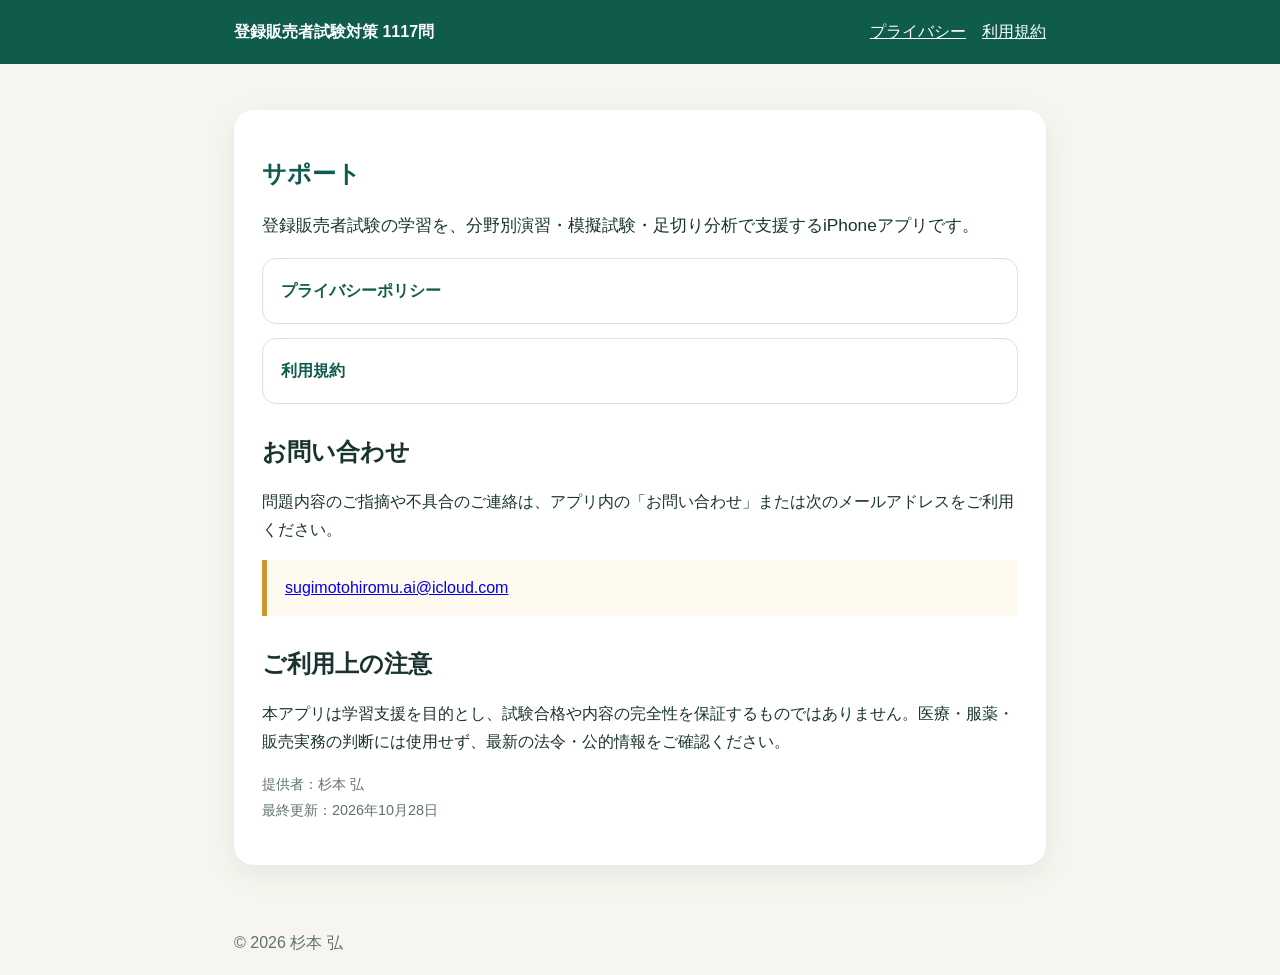
<file: index.html>
<!doctype html><html lang="ja"><head><meta charset="utf-8"><meta name="viewport" content="width=device-width,initial-scale=1"><meta name="description" content="登録販売者試験対策 1117問のサポート・法務情報"><title>サポート | 登録販売者試験対策 1117問</title><link rel="stylesheet" href="styles.css"></head><body><header><div><a class="brand" href="index.html">登録販売者試験対策 1117問</a><span class="nav"><a href="privacy.html">プライバシー</a><a href="terms.html">利用規約</a></span></div></header><main><article><h1>サポート</h1><p class="lead">登録販売者試験の学習を、分野別演習・模擬試験・足切り分析で支援するiPhoneアプリです。</p><div class="cards"><a href="privacy.html">プライバシーポリシー</a><a href="terms.html">利用規約</a></div><h2>お問い合わせ</h2><p>問題内容のご指摘や不具合のご連絡は、アプリ内の「お問い合わせ」または次のメールアドレスをご利用ください。</p><p class="notice"><a href="mailto:sugimotohiromu.ai@icloud.com">sugimotohiromu.ai@icloud.com</a></p><h2>ご利用上の注意</h2><p>本アプリは学習支援を目的とし、試験合格や内容の完全性を保証するものではありません。医療・服薬・販売実務の判断には使用せず、最新の法令・公的情報をご確認ください。</p><p class="meta">提供者：杉本 弘<br>最終更新：2026年10月28日</p></article></main><footer><div>© 2026 杉本 弘</div></footer></body></html>
</file>
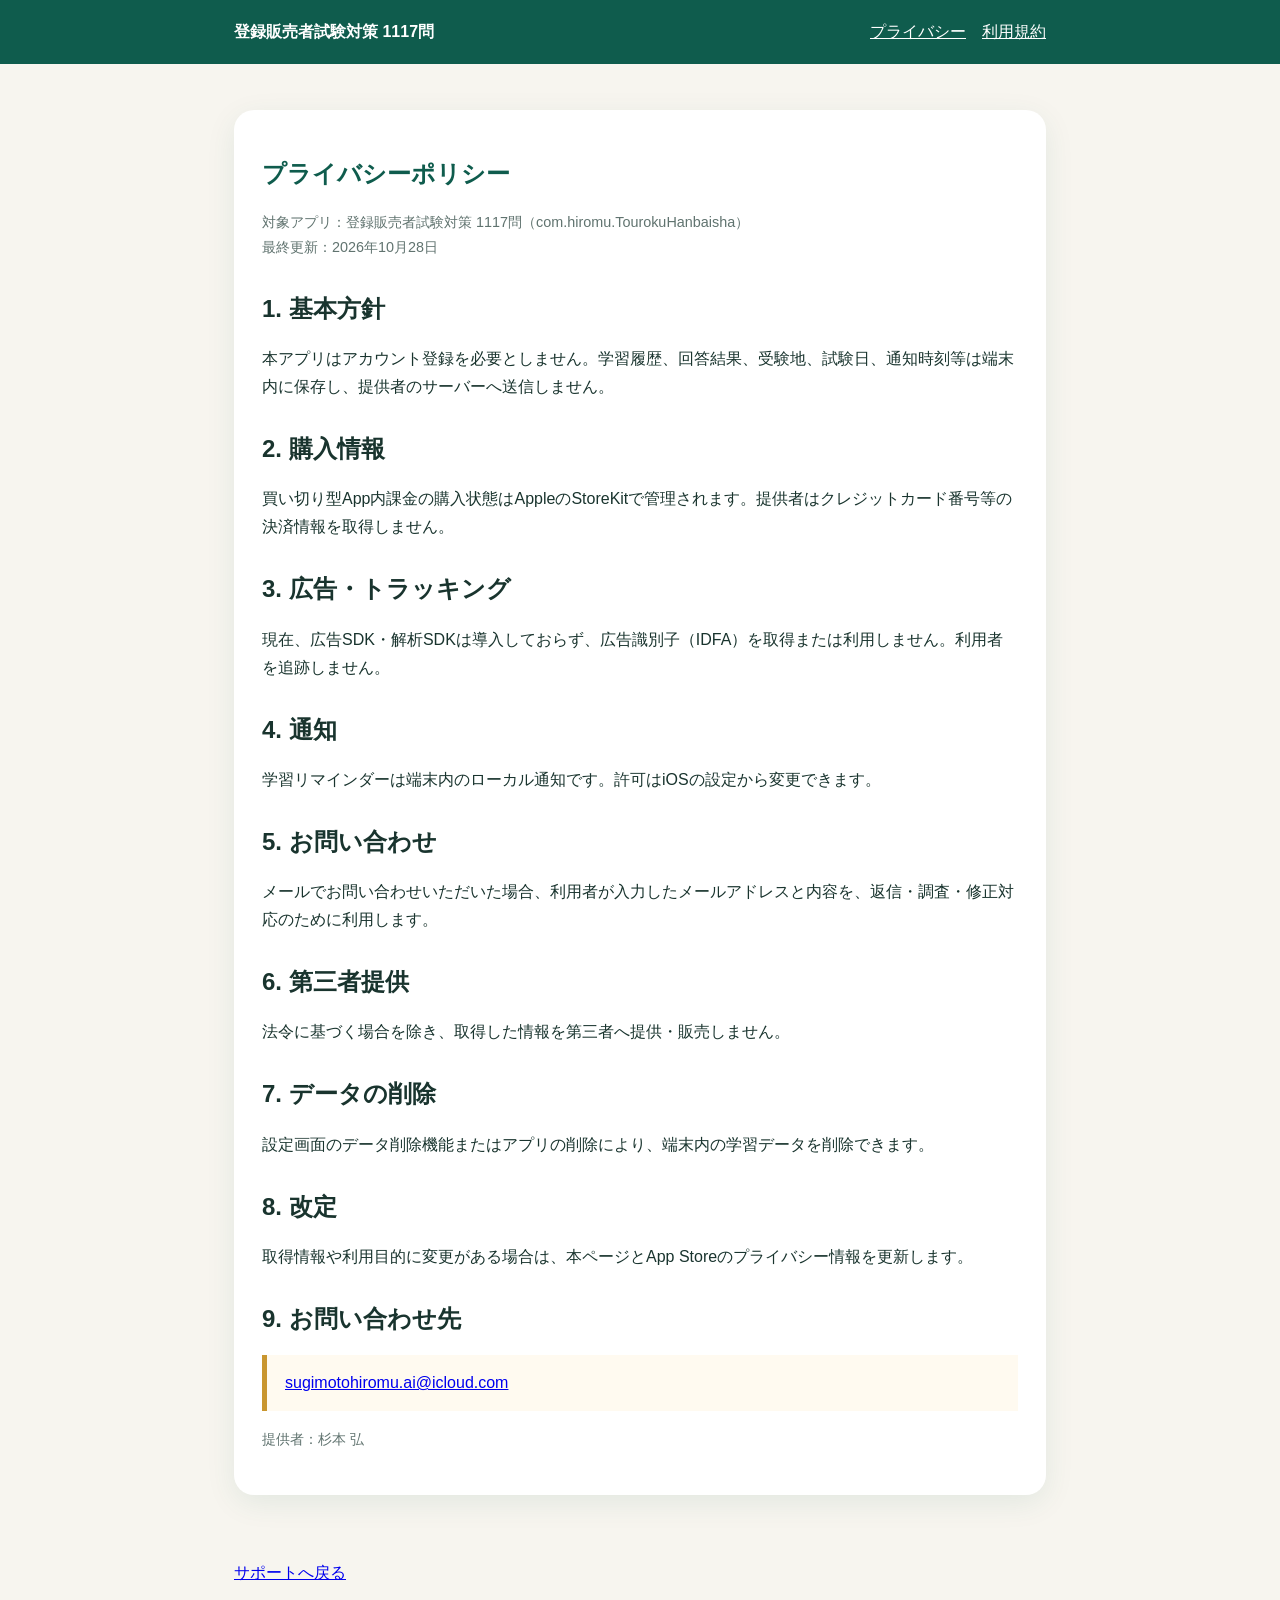
<file: privacy.html>
<!doctype html><html lang="ja"><head><meta charset="utf-8"><meta name="viewport" content="width=device-width,initial-scale=1"><meta name="description" content="登録販売者試験対策 1117問のプライバシーポリシー"><title>プライバシーポリシー | 登録販売者試験対策 1117問</title><link rel="stylesheet" href="styles.css"></head><body><header><div><a class="brand" href="index.html">登録販売者試験対策 1117問</a><span class="nav"><a href="privacy.html">プライバシー</a><a href="terms.html">利用規約</a></span></div></header><main><article><h1>プライバシーポリシー</h1><p class="meta">対象アプリ：登録販売者試験対策 1117問（com.hiromu.TourokuHanbaisha）<br>最終更新：2026年10月28日</p><h2>1. 基本方針</h2><p>本アプリはアカウント登録を必要としません。学習履歴、回答結果、受験地、試験日、通知時刻等は端末内に保存し、提供者のサーバーへ送信しません。</p><h2>2. 購入情報</h2><p>買い切り型App内課金の購入状態はAppleのStoreKitで管理されます。提供者はクレジットカード番号等の決済情報を取得しません。</p><h2>3. 広告・トラッキング</h2><p>現在、広告SDK・解析SDKは導入しておらず、広告識別子（IDFA）を取得または利用しません。利用者を追跡しません。</p><h2>4. 通知</h2><p>学習リマインダーは端末内のローカル通知です。許可はiOSの設定から変更できます。</p><h2>5. お問い合わせ</h2><p>メールでお問い合わせいただいた場合、利用者が入力したメールアドレスと内容を、返信・調査・修正対応のために利用します。</p><h2>6. 第三者提供</h2><p>法令に基づく場合を除き、取得した情報を第三者へ提供・販売しません。</p><h2>7. データの削除</h2><p>設定画面のデータ削除機能またはアプリの削除により、端末内の学習データを削除できます。</p><h2>8. 改定</h2><p>取得情報や利用目的に変更がある場合は、本ページとApp Storeのプライバシー情報を更新します。</p><h2>9. お問い合わせ先</h2><p class="notice"><a href="mailto:sugimotohiromu.ai@icloud.com">sugimotohiromu.ai@icloud.com</a></p><p class="meta">提供者：杉本 弘</p></article></main><footer><div><a href="index.html">サポートへ戻る</a></div></footer></body></html>
</file>
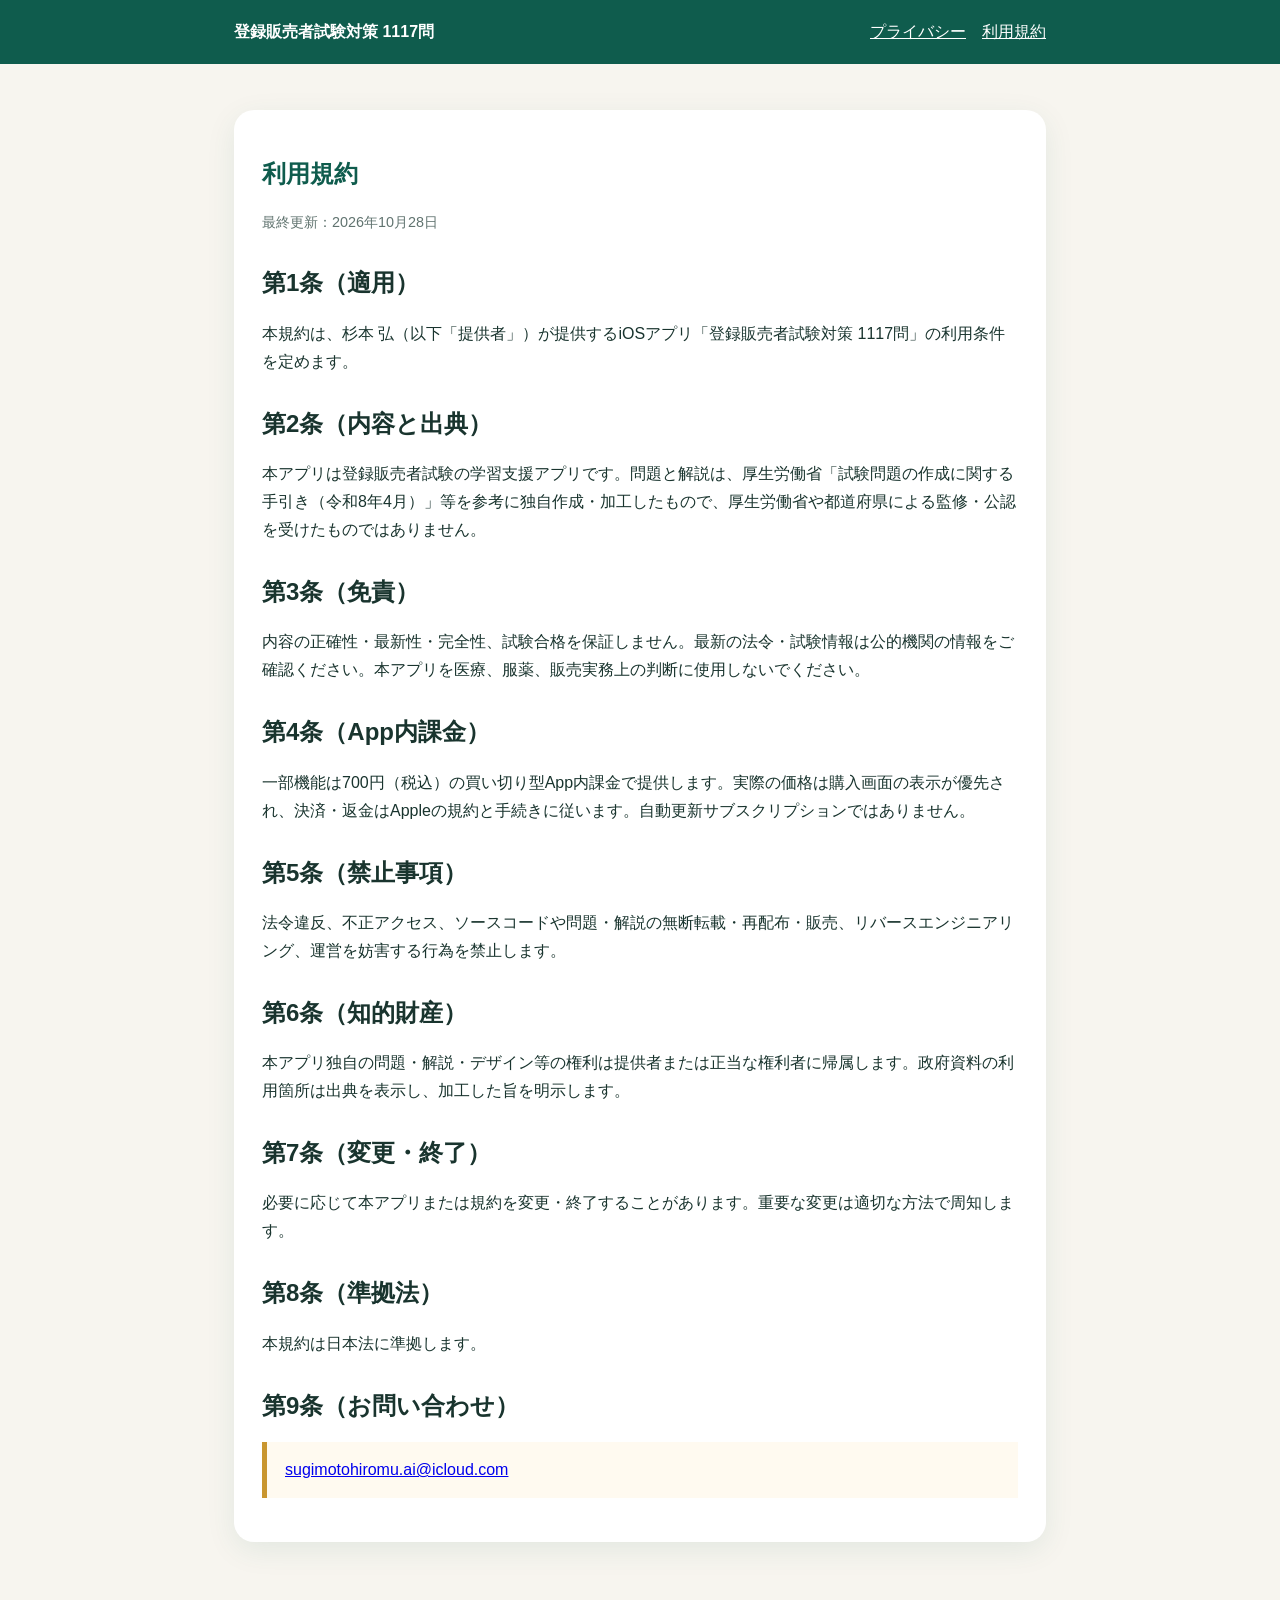
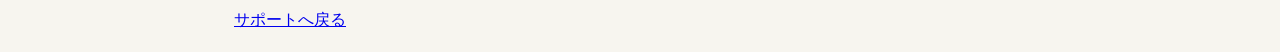
<file: terms.html>
<!doctype html><html lang="ja"><head><meta charset="utf-8"><meta name="viewport" content="width=device-width,initial-scale=1"><meta name="description" content="登録販売者試験対策 1117問の利用規約"><title>利用規約 | 登録販売者試験対策 1117問</title><link rel="stylesheet" href="styles.css"></head><body><header><div><a class="brand" href="index.html">登録販売者試験対策 1117問</a><span class="nav"><a href="privacy.html">プライバシー</a><a href="terms.html">利用規約</a></span></div></header><main><article><h1>利用規約</h1><p class="meta">最終更新：2026年10月28日</p><h2>第1条（適用）</h2><p>本規約は、杉本 弘（以下「提供者」）が提供するiOSアプリ「登録販売者試験対策 1117問」の利用条件を定めます。</p><h2>第2条（内容と出典）</h2><p>本アプリは登録販売者試験の学習支援アプリです。問題と解説は、厚生労働省「試験問題の作成に関する手引き（令和8年4月）」等を参考に独自作成・加工したもので、厚生労働省や都道府県による監修・公認を受けたものではありません。</p><h2>第3条（免責）</h2><p>内容の正確性・最新性・完全性、試験合格を保証しません。最新の法令・試験情報は公的機関の情報をご確認ください。本アプリを医療、服薬、販売実務上の判断に使用しないでください。</p><h2>第4条（App内課金）</h2><p>一部機能は700円（税込）の買い切り型App内課金で提供します。実際の価格は購入画面の表示が優先され、決済・返金はAppleの規約と手続きに従います。自動更新サブスクリプションではありません。</p><h2>第5条（禁止事項）</h2><p>法令違反、不正アクセス、ソースコードや問題・解説の無断転載・再配布・販売、リバースエンジニアリング、運営を妨害する行為を禁止します。</p><h2>第6条（知的財産）</h2><p>本アプリ独自の問題・解説・デザイン等の権利は提供者または正当な権利者に帰属します。政府資料の利用箇所は出典を表示し、加工した旨を明示します。</p><h2>第7条（変更・終了）</h2><p>必要に応じて本アプリまたは規約を変更・終了することがあります。重要な変更は適切な方法で周知します。</p><h2>第8条（準拠法）</h2><p>本規約は日本法に準拠します。</p><h2>第9条（お問い合わせ）</h2><p class="notice"><a href="mailto:sugimotohiromu.ai@icloud.com">sugimotohiromu.ai@icloud.com</a></p></article></main><footer><div><a href="index.html">サポートへ戻る</a></div></footer></body></html>
</file>
<file: styles.css>
:root{color-scheme:light;--green:#0f5c4d;--cream:#fffaf0;--gold:#c9962f;--ink:#19342e;--muted:#60736f}*{box-sizing:border-box}body{margin:0;font-family:-apple-system,BlinkMacSystemFont,"Hiragino Sans","Noto Sans JP",sans-serif;color:var(--ink);background:#f7f5ef;line-height:1.75}header{background:var(--green);color:white}header div,main,footer div{max-width:860px;margin:auto;padding:18px 24px}.brand{color:white;text-decoration:none;font-weight:800}.nav{float:right}.nav a{color:white;margin-left:16px}article{background:white;border-radius:20px;padding:28px;margin:28px 0;box-shadow:0 8px 30px #0f5c4d16}h1,h2{line-height:1.35}h1{color:var(--green)}h2{margin-top:2rem}.lead{font-size:1.08rem}.cards{display:grid;gap:14px}.cards a{padding:18px;border:1px solid #d9e3df;border-radius:14px;color:var(--green);text-decoration:none;font-weight:700}.notice{background:var(--cream);border-left:5px solid var(--gold);padding:14px 18px}.meta{color:var(--muted);font-size:.9rem}footer{color:var(--muted)}@media(max-width:600px){.nav{float:none;display:block;margin-top:10px}.nav a{margin:0 12px 0 0}article{padding:22px;margin:18px 0}}
</file>
